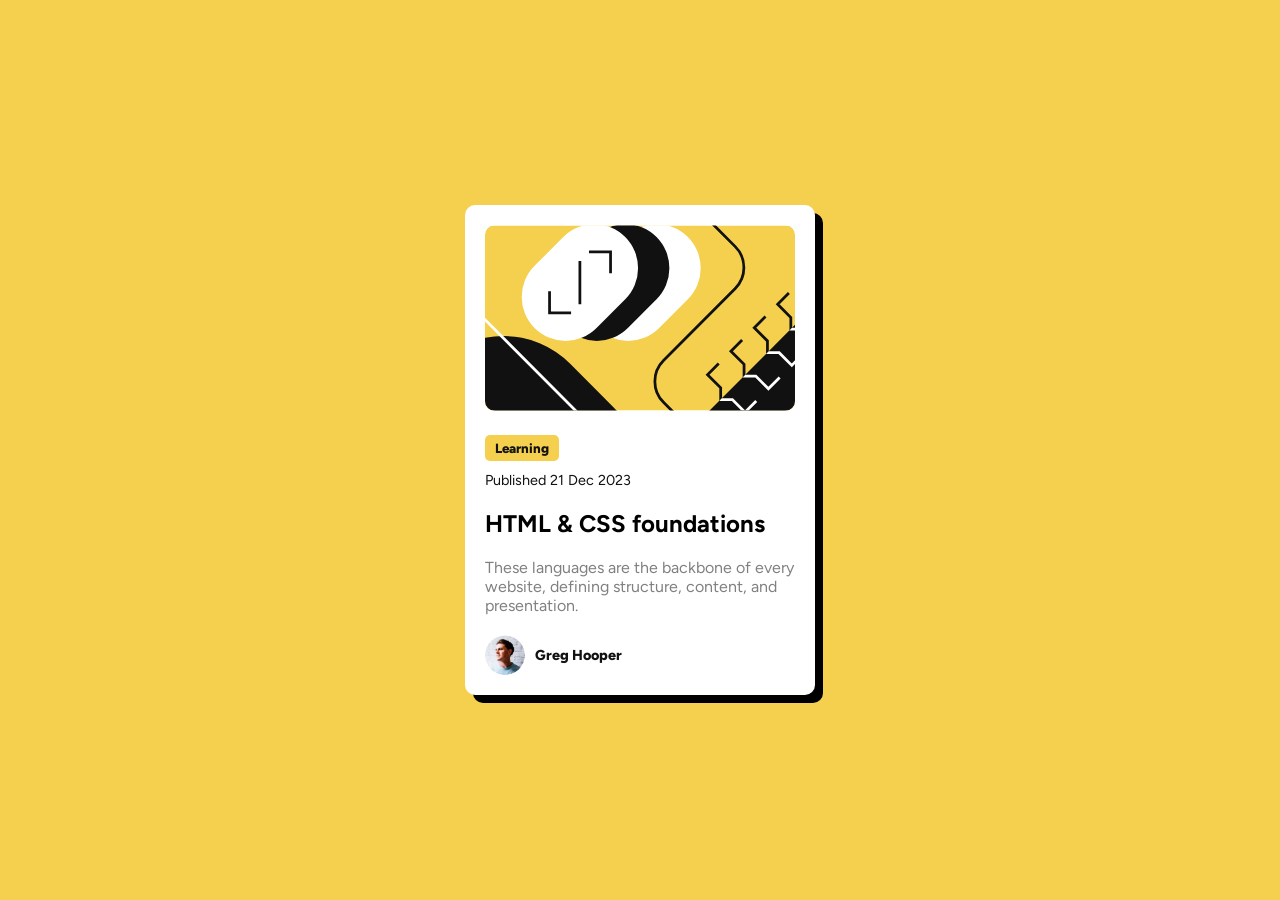
<file: Blog preview card/index.html>
<!DOCTYPE html>
<html lang="en">
<head>
    <meta charset="UTF-8">
    <meta name="viewport" content="width=device-width, initial-scale=1.0">
    <title>Blog card</title>
    <link rel="preconnect" href="https://fonts.googleapis.com">
    <link rel="preconnect" href="https://fonts.gstatic.com" crossorigin>
    <link href="https://fonts.googleapis.com/css2?family=Figtree:ital,wght@0,300..900;1,300..900&family=Outfit:wght@100..900&display=swap" rel="stylesheet">
    <link rel="stylesheet" href="style.css">
</head>
<body>
    
    <div class="blog-card">
        <div class="image-container">
            <img src="assets\images\illustration-article.svg" alt="blog-preview-card-main" width="100%">
        </div>

        <div class="blog-info">
            <button>Learning</button>
            <p>Published 21 Dec 2023</p> 
        </div> 

        <div class="content">
            <h1>HTML & CSS foundations</h1>
            <p>These languages are the backbone of every website, defining structure, content, and presentation.</p>
        </div>

        <div class="author">
            <img src="assets/images/image-avatar.webp" alt="michelle">
            <p>Greg Hooper</p>
        </div>
    </div>

</body>
</html>
</file>
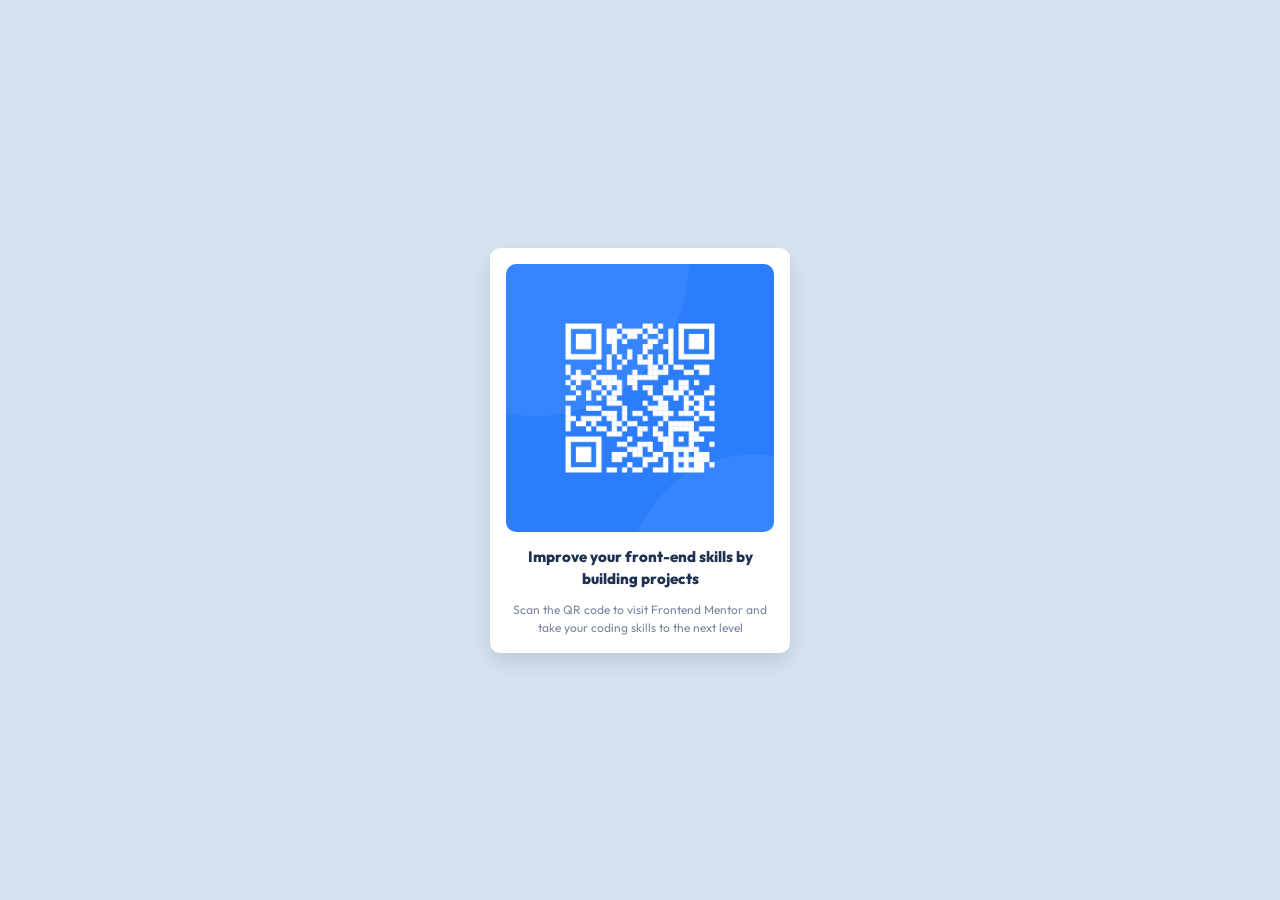
<file: qr-code-component/index.html>
<!DOCTYPE html>
<html lang="en">
<head>
    <meta charset="UTF-8">
    <meta name="viewport" content="width=device-width, initial-scale=1.0">
    <title>Qr Code</title>
    <link rel="stylesheet" href="style.css">

    <link rel="preconnect" href="https://fonts.googleapis.com">
    <link rel="preconnect" href="https://fonts.gstatic.com" crossorigin>
    <link href="https://fonts.googleapis.com/css2?family=Outfit:wght@100..900&display=swap" rel="stylesheet">

    

</head>
<body>

    <div class="container">

        <div class="image">
            <img src="images/image-qr-code.png" width="200" alt="QR Code">
        </div>

        <div class="text">
            <p class="description">Improve your front-end skills by building projects</p>
            <p class="instructions">Scan the QR code to visit Frontend Mentor and take your coding skills to the next level</p>
        </div>

    </div>

</body>
</html>
</file>
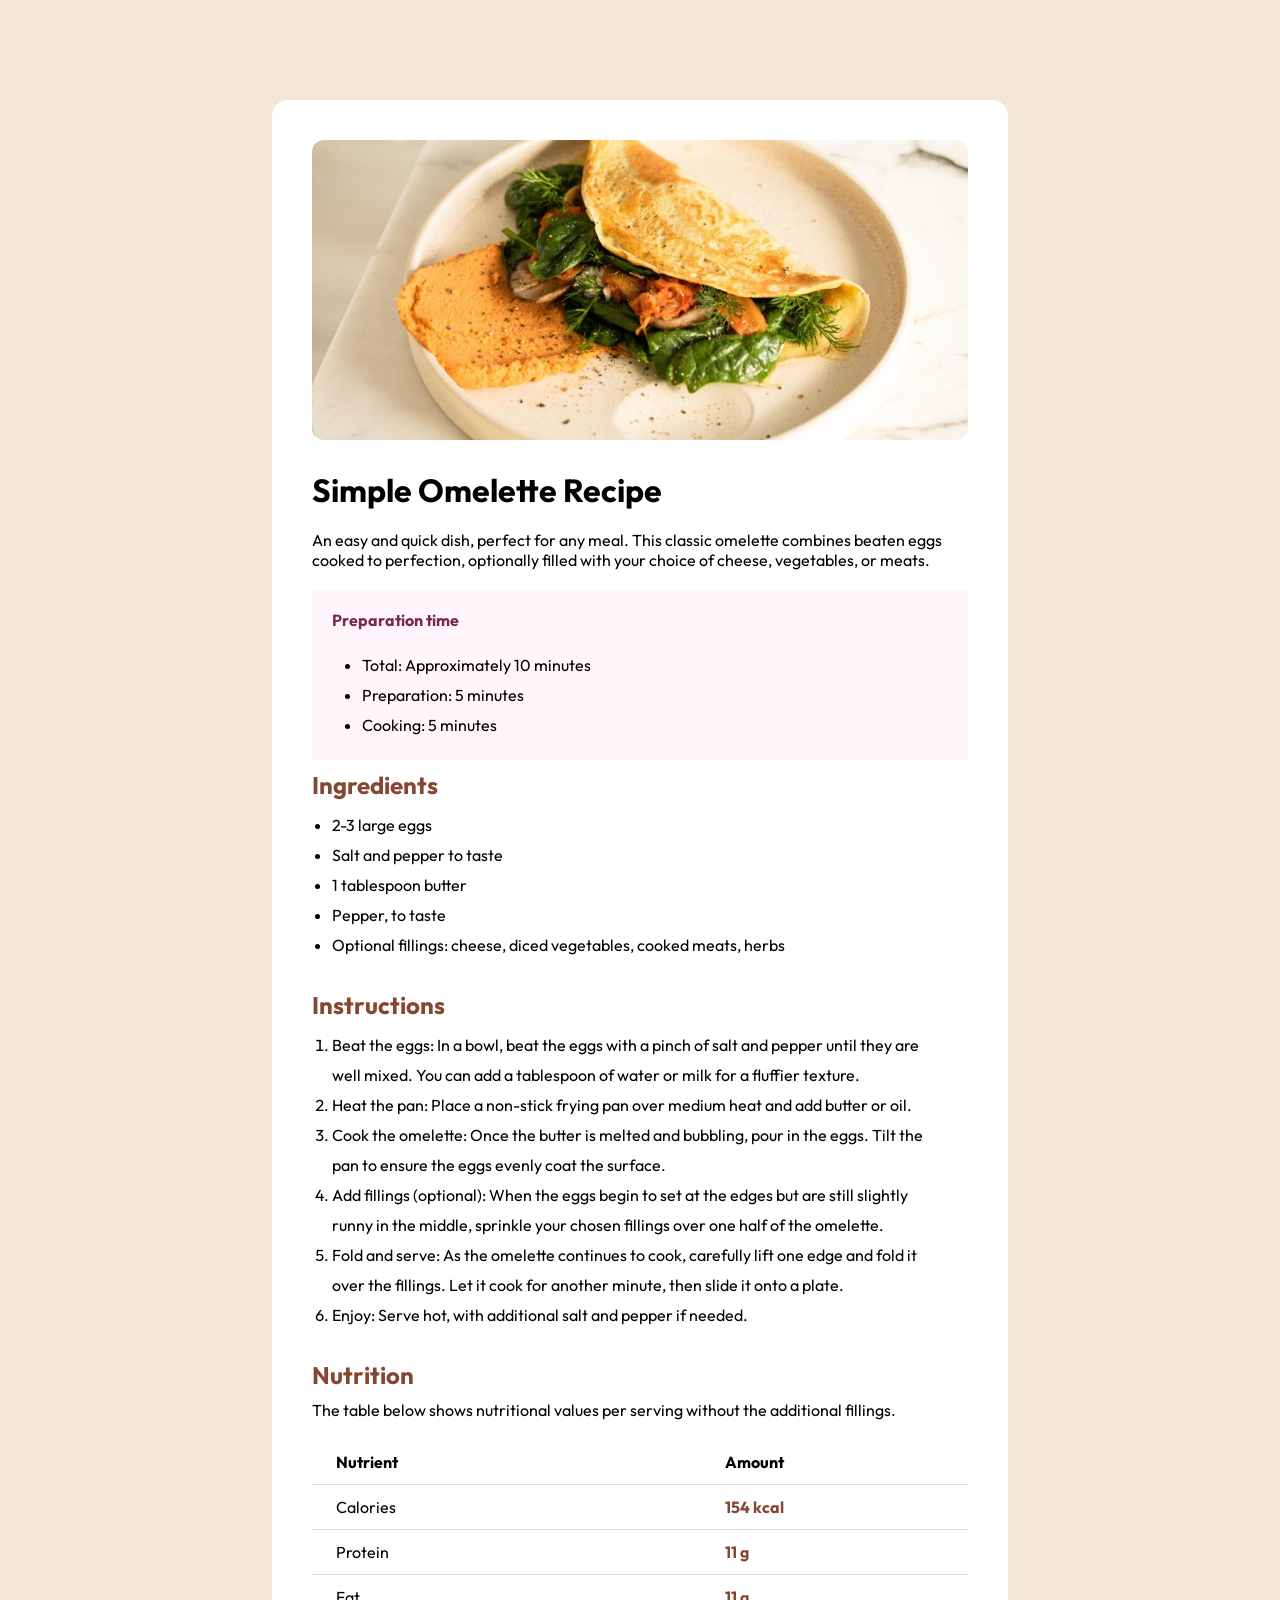
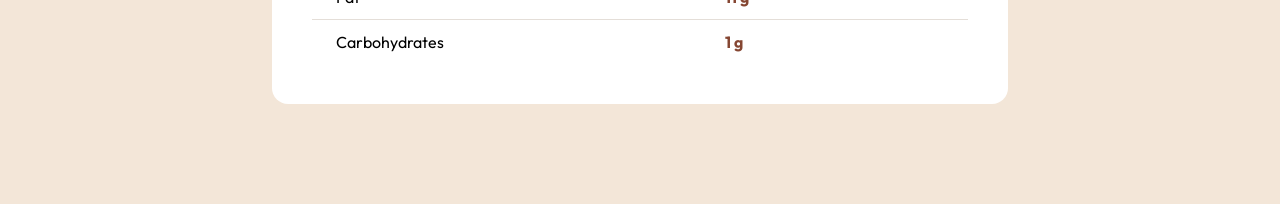
<file: recipe page/index.html>
<!DOCTYPE html>
<html lang="en">
<head>
    <meta charset="UTF-8">
    <meta name="viewport" content="width=device-width, initial-scale=1.0">
    <link rel="preconnect" href="https://fonts.googleapis.com">
    <link rel="preconnect" href="https://fonts.gstatic.com" crossorigin>
    <link href="https://fonts.googleapis.com/css2?family=Figtree:ital,wght@0,300..900;1,300..900&family=Inter:ital,opsz,wght@0,14..32,100..900;1,14..32,100..900&family=Outfit:wght@100..900&family=Young+Serif&display=swap" rel="stylesheet">

    <link rel="stylesheet" href="style.css">
    <title>Recipe page</title>
    
</head>
<body>

    <main>
        <figure class="image">
            <img src="assets\images\image-omelette.jpeg" width="600" height="400" alt="Omelette">
        </figure>

        <header class="recipe-introduction">
            <h1 class="recipe-title">Simple Omelette Recipe</h1>
            <p>An easy and quick dish, perfect for any meal. This classic omelette combines beaten eggs cooked 
                to perfection, optionally filled with your choice of cheese, vegetables, or meats.
            </p>
        </header>

        <section class="preparation-time">
            <p>Preparation time</p>
            <ul>
                <li>Total: Approximately 10 minutes</li>
                <li>Preparation: 5 minutes</li>
                <li>Cooking: 5 minutes</li>
            </ul>
        </section>

        <section class="ingredients">
            <h2>Ingredients</h2>
            <ul>
                <li>2-3 large eggs</li>
                <li>Salt and pepper to taste</li>
                <li>1 tablespoon butter</li>
                <li>Pepper, to taste</li>
                <li>Optional fillings: cheese, diced vegetables, cooked meats, herbs</li>
            </ul>
        </section>

        <section class="instructions">
            <h2>Instructions</h2>
            <ol>
                <li>Beat the eggs: In a bowl, beat the eggs with a pinch of salt and pepper until they are well mixed. 
                    You can add a tablespoon of water or milk for a fluffier texture.
                </li>
                <li>Heat the pan: Place a non-stick frying pan over medium heat and add butter or oil.</li>
                <li>Cook the omelette: Once the butter is melted and bubbling, pour in the eggs. Tilt the pan to ensure 
                    the eggs evenly coat the surface.
                </li>
                <li>Add fillings (optional): When the eggs begin to set at the edges but are still slightly runny in the 
                    middle, sprinkle your chosen fillings over one half of the omelette.
                </li>
                <li>Fold and serve: As the omelette continues to cook, carefully lift one edge and fold it over the 
                    fillings. Let it cook for another minute, then slide it onto a plate.
                </li>
                <li>Enjoy: Serve hot, with additional salt and pepper if needed.</li>
            </ol>
        </section>

        <section class="nutrition">
            <h2>Nutrition</h2>
            <p>The table below shows nutritional values per serving without the additional fillings.</p>
            <table>
                <thead>
                    <tr>
                        <th scope="col">Nutrient</th>
                        <th scope="col">Amount</th>
                    </tr>
                </thead>
                <tbody>
                    <tr>
                        <td>Calories</td>
                        <td>154 kcal</td>
                    </tr>
                    <tr>
                        <td>Protein</td>
                        <td>11 g</td>
                    </tr>
                    <tr>
                        <td>Fat</td>
                        <td>11 g</td>
                    </tr>
                    <tr>
                        <td>Carbohydrates</td>
                        <td>1 g</td>
                    </tr>
                </tbody>
            </table>
        </section>

    </main>
    
</body>
</html>
</file>
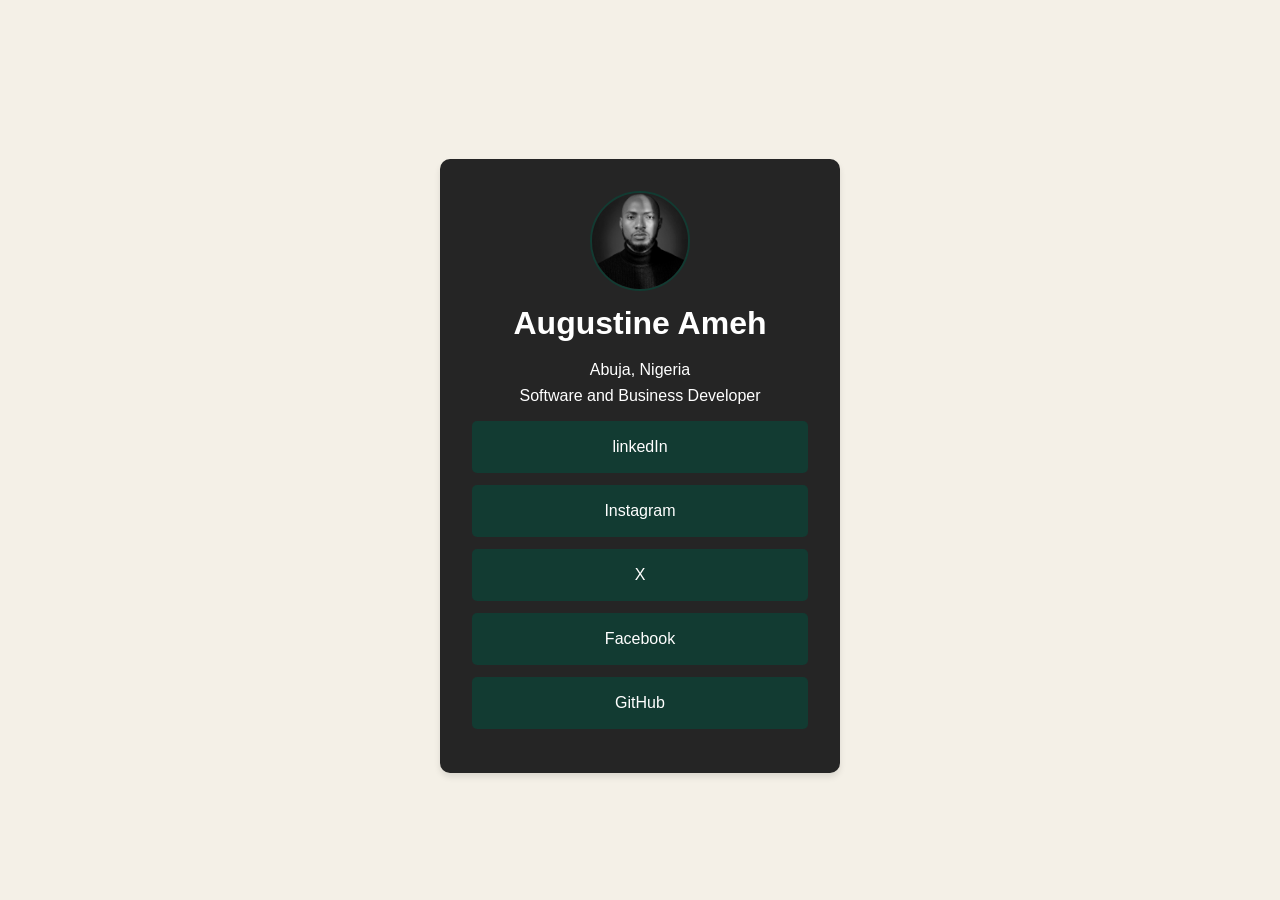
<file: social-links-profile/index.html>
<!DOCTYPE html>
<html lang="en">
<head>
    <meta charset="UTF-8">
    <meta name="viewport" content="width=device-width, initial-scale=1.0">
    <title>Social links profile</title>
    <link rel="stylesheet" href="style.css">
</head>
<body>
    
    <main>
        <article class="profile-card">

            <header class="profile-header">
                <img src="assets/images/IMG_0270.JPG.jpeg" width="200" alt="Profile picture of Augustine">
                <h1>Augustine Ameh</h1>
                <p class="location">Abuja, Nigeria</p>
                <p class="bio">Software and Business Developer</p>
            </header>

            <nav class="social-links">
                <ul>
                    <li><a href="https://www.linkedin.com/in/augustineameh" target="_blank">linkedIn</a></li>
                    <li><a href="https://www.instagram.com/austine_rex/" target="_blank">Instagram</a></li>
                    <li><a href="https://x.com/austine_rexx" target="_blank">X</a></li>
                    <li><a href="https://web.facebook.com/austine.rex.489393/" target="_blank">Facebook</a></li>
                    <li><a href="https://github.com/AustineRex01" target="_blank">GitHub</a></li>
                </ul>
            </nav>

        </article>
    </main>

</body>
</html>
</file>
<file: Blog preview card/style.css>
* {
    margin: 0;
    padding: 0;
    box-sizing: border-box;
}

 body {
    font-family: 'Figtree', sans-serif;
    background-color: hsl(47, 88%, 63%);
    display: flex;
    justify-content: center;
    align-items: center;
    height: 100vh;
 }

 .image-container {
    /* width: 100%;
    height: 200px; */
    margin: 20px;
 }

 .image-container img {
    width: 100%;
    height: 100%;
    border-radius: 10px;
    object-fit: cover;
 }

 .blog-card {
    background-color: hsl(0, 0%, 100%);
    width: 350px;
    border-radius: 10px;
    overflow: hidden;
    box-shadow: 8px 8px 0px 0px #000;
}

 button {
    background-color: hsl(47, 88%, 63%);
    color: hsl(0, 0%, 7%);
    border: none;
    padding: 5px 10px;
    border-radius: 5px;
    cursor: pointer;
    font-family: 'Figtree', sans-serif;
    font-weight: 800;
    transition: background-color 0.3s ease;
    margin-left: 20px;
    margin-bottom: 10px;
 }

 .blog-info p {
    font-family: 'Figtree', sans-serif;
    font-size: 0.9rem;
    color: hsl(0, 0%, 7%);
    margin-bottom: 20px;
    padding-left: 20px;
 }

 h1 {
    font-family: 'Figtree', sans-serif;
    font-size: 1.5rem;
    margin-bottom: 20px;
 }

 h1:hover {
    color: hsl(47, 88%, 50%);
 }

 .content {
    padding-left: 20px;
 }

 .content p {
    font-family: 'Figtree', sans-serif;
    font-size: 1rem;
    color: hsl(0, 0%, 50%);
 }

 .author {
    display: flex;
    align-items: center;
    margin-bottom: 20px;
    margin-left: 20px;
    margin-top: 20px;
 }

.author img {
        border-radius: 50%;
        width: 40px;
        height: 40px;
        margin-right: 10px;
    }

.author p {
        font-family: 'Figtree', sans-serif;
        font-size: 0.9rem;
        font-weight: 800;
        color: hsl(0, 0%, 7%);
    }

 button:hover {
        background-color: hsl(47, 88%, 50%);
    }
</file>
<file: qr-code-component/style.css>
* {
    box-sizing: border-box;
    margin: 0;
    padding: 0;
 }
 
 body {
    font-family: 'Outfit', sans-serif;
    background-color: hsl(212, 45%, 89%);
    display: flex;
    justify-content: center;
    align-items: center;
    height: 100vh;
 }

 .container {
    background-color: hsl(0, 0%, 100%);
    width: 300px;
    border-radius: 10px;
    padding: 16px;
    box-shadow: 0px 10px 20px rgba(0, 0, 0, 0.1);
    text-align: center;
 }

 img {
   width: 100%;
    border-radius: 10px;
 }

 .description {
    color: hsl(218, 44%, 22%);
    font-size: 15px;
    font-weight: 800;
    margin-top: 10px;
    line-height: 1.5;
 }

 .instructions {
    color: hsl(220, 15%, 55%);
    font-size: 12px;
    margin-top: 10px;
    line-height: 1.5;
 }
</file>
<file: recipe page/style.css>
* {
    margin: 0;
    padding: 0;
    box-sizing: border-box;
}

body {
    margin: 0;
    background-color: hsl(30, 54%, 90%);
    font-family: Outfit, sans-serif;
}

main {
    max-width: 736px;
    margin: 100px auto;
    padding: 40px;
    background-color: white;
    border-radius: 16px;
}

.image {
    margin: 0;
}

.image img {
    display: block;
    width: 100%;
    height: auto;
    border-radius: 12px;
}

h1 {
    margin-top: 30px;
    font-family: Young Serif, serif;
}

h1, p {
    font-family: Outfit, sans-serif;
    margin-bottom: 20px;
}

.preparation-time {
    background-color: hsl(330, 100%, 98%);
}

.preparation-time p {
    font-weight: 700;
    padding-left: 20px;
    padding-top: 20px;
    color: hsl(332, 51%, 32%);
}

.preparation-time ul {
    padding: 0 20px 20px 20px;
    margin-left: 30px;
    line-height: 30px;
}

.ingredients ul{
    padding: 0 20px 20px 20px;
    line-height: 30px;
}

.ingredients h2 {
    color: hsl(14, 45%, 36%);
    margin-bottom: 10px;
    margin-top: 10px;
}

.instructions ol {
     padding: 0 20px 20px 20px;
    line-height: 30px;
}

.instructions h2 {
    color: hsl(14, 45%, 36%);
    margin-bottom: 10px;
    margin-top: 10px;
}

.nutrition h2 {
    color: hsl(14, 45%, 36%);
    margin-bottom: 10px;
    margin-top: 10px;
}

.nutrition table {
    width: 100%;
    border-collapse: collapse;
    margin-top: 20px;
}

.nutrition th,
.nutrition td {
    padding: 12px 24px;
    text-align: left;
    border-bottom: 1px solid hsl(30, 18%, 87%);
}

.nutrition th {
    font-weight: 700;
}

.nutrition td:last-child {
    color: hsl(14, 45%, 36%);
    font-weight: 700;
}

.nutrition tbody tr:last-child td {
    border-bottom: none;
}

/* Responsive Design */

/* Tablets and smaller screens */
@media screen and (max-width: 768px) {
    body {
        padding: 20px;
    }

    main {
        width: 100%;
        padding: 25px;
    }

    .image img {
        width: 100%;
        height: auto;
    }
}

/* Mobile phones */
@media screen and (max-width: 480px) {
    body {
        padding: 0;
    }

    main {
        width: 100%;
        padding: 0;
        border-radius: 0;
    }

    .image {
        margin: 0;
    }

    .image img {
        border-radius: 0;
    }

    .recipe-introduction,
    .preparation-time,
    .ingredients,
    .instructions,
    .nutrition {
        padding: 0 25px;
    }

    h1 {
        font-size: 32px;
    }

    h2 {
        font-size: 24px;
    }

    .nutrition table {
        width: 100%;
    }
}
</file>
<file: social-links-profile/style.css>
* {
    padding: 0;
    margin: 0;
    box-sizing: border-box;
}

body {
    font-family: Inter, sans-serif;
    background-color: #f4f4f4;
    color: #333;
    line-height: 1.6;
}

main {
    display:flex;
    flex-direction: column;
    align-items: center;
    justify-content: center;
    min-height: 100vh;
    background-color: #F4F0E7;
}

img {
  width: 100px;
  height: 100px;
  border-radius: 50%;
  border-style: solid;
  border-width: 2px;
  border-color: #123B32;
  object-fit: cover;
}

.profile-header h1 {
    font-size: 2rem;
    margin-bottom: 0.5rem;
}

.profile-card {
    background-color: #252525;
    color: #FFFFFF;
    padding: 2rem;
    border-radius: 10px;
    box-shadow: 0 4px 6px rgba(0, 0, 0, 0.1);
    text-align: center;
    max-width: 400px;
    width: 100%;
    margin-top: 2rem;
}

li {
    list-style: none;
    margin: 0.8rem 0;
}

a {
    text-decoration: none;
    color: #fff;
    display: block;
    padding: 0.8rem 1rem;
    background-color: #123B32;
    transition: background-color 0.3s;
    border-radius: 5px;
}

a:hover{
    background-color: #C5A46D;
    cursor: pointer;
}
</file>
